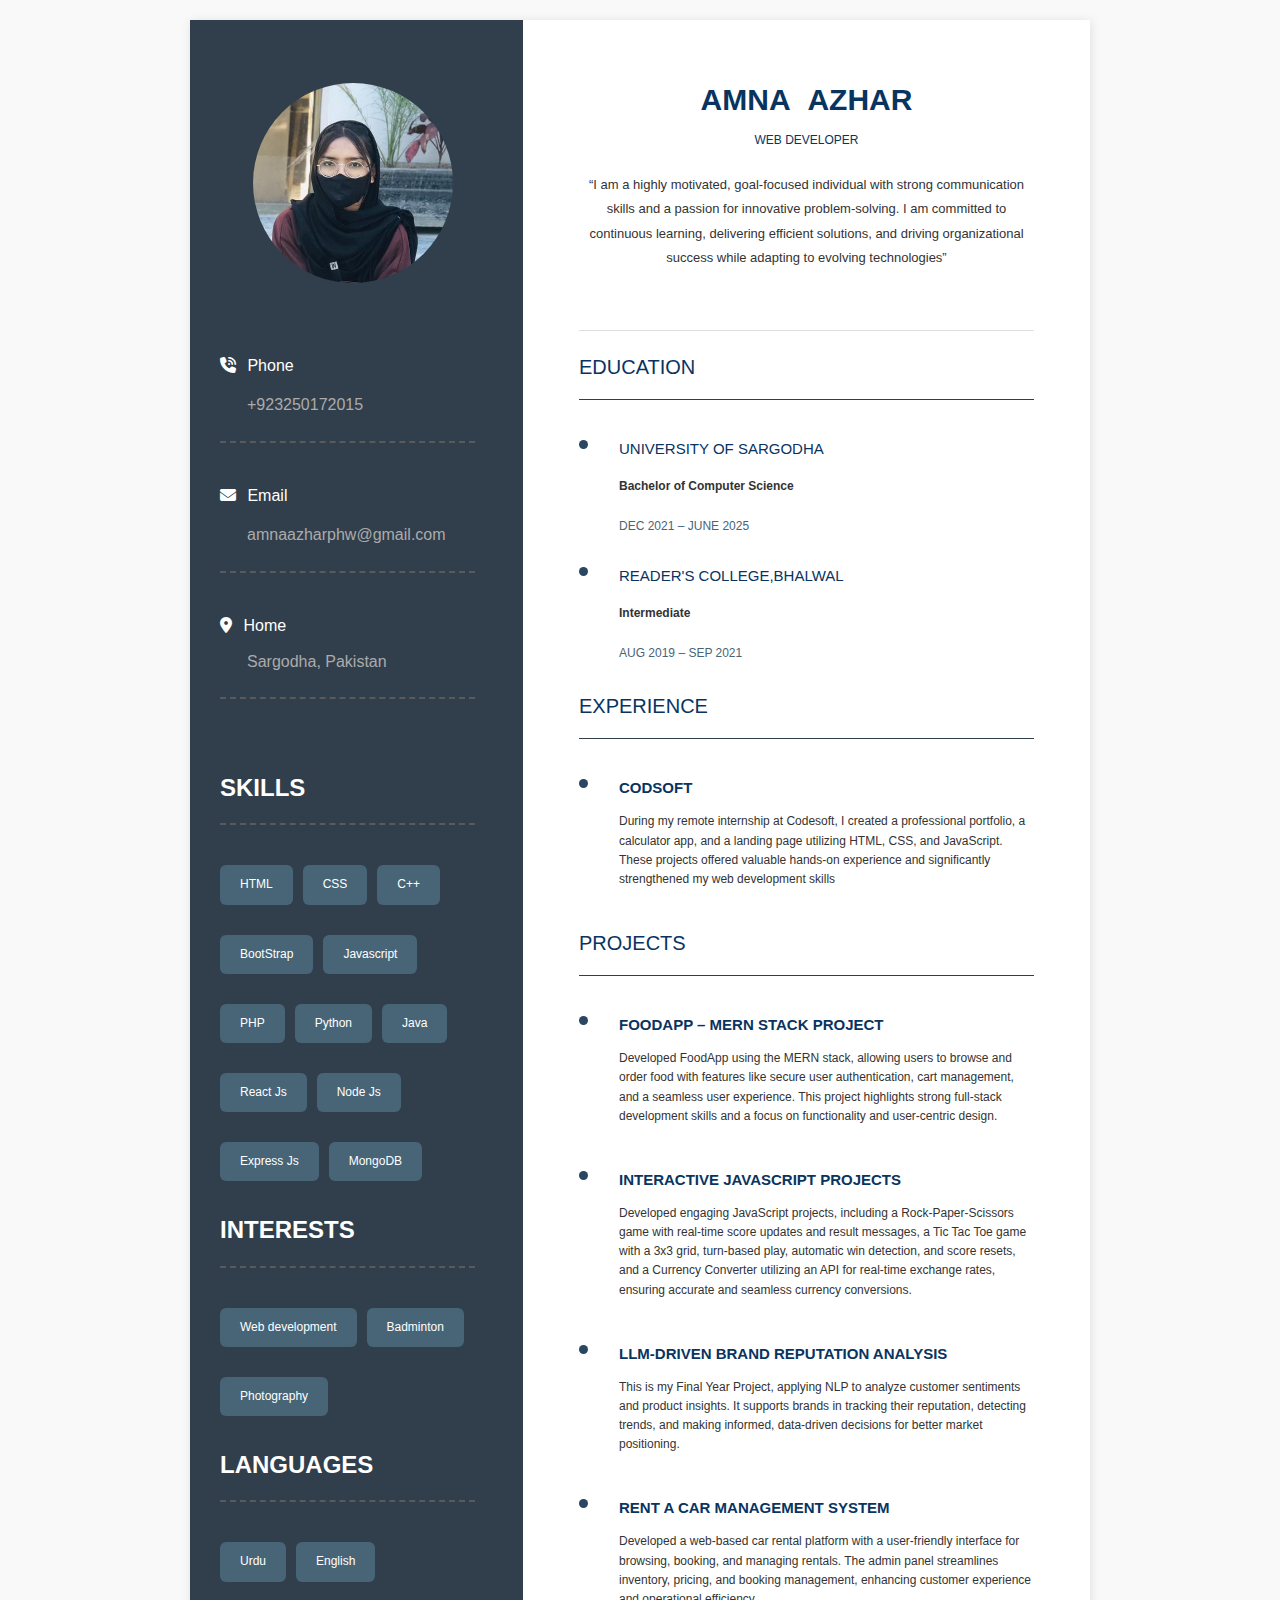
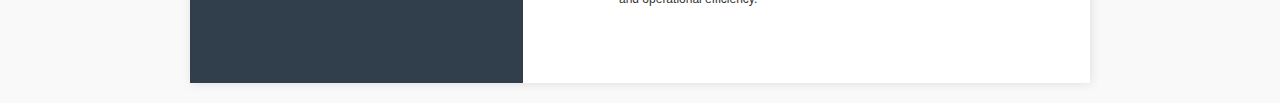
<file: index.html>
<!DOCTYPE html>
<html lang="en">
<head>
    <meta charset="UTF-8">
    <meta name="viewport" content="width=device-width, initial-scale=1.0">
    <title>Document</title>
    <link rel="stylesheet" href="style.css">
    <link rel="stylesheet" href="https://cdnjs.cloudflare.com/ajax/libs/font-awesome/6.5.1/css/all.min.css">
 
</head>
<body>
    <div class="container"itemscope itemtype="https://schema.org/Person">
        <div class="profile">
          <div class="profile-photo"itemprop="image"></div>
          <div class="profile-info">
          <div class="contacts">
              <div class="contacts-item">
                 <h3 class="contacts-title" >
                   <i class="fas fa-phone-volume"></i>
                   Phone
                </h3>
                <a href="tel:+923250172015" class="contacts-text"itemprop="telephone">+923250172015</a>
              </div>
              <div class="contacts-item">
                <h3 class="contacts-title">
                   <i class="fas fa-envelope"></i>
                   Email
                </h3>
                <a href="mailto:amnaazharphw@gmail.com" class="contacts-text"itemprop="email">amnaazharphw@gmail.com</a>
              </div>
              
              <div class="contacts-item"itemprop="address" itemscope itemtype="https://schema.org/PostalAddress">
                <h3 class="contacts-title">
                   <i class="fas fa-map-marker-alt"></i>
                  Home
                </h3>
                <address class="contacts-text">
                    <span itemprop="addressLocality">Sargodha</span>,
                   
                    <span itemprop="addressCountry">Pakistan</span>
                </address>
              </div>
            </div>
            <h2 class="heading heading-light">SKILLS</h2>
            <div class="languages">
              <div class="language"><span class="language-text" itemprop="skills">HTML</span></div>
              <div class="language"><span class="language-text" itemprop="skills">CSS</span></div>
              <div class="language"><span class="language-text" itemprop="skills">C++</span></div>
              <div class="language"><span class="language-text" itemprop="skills">BootStrap</span></div>
              <div class="language"><span class="language-text" itemprop="skills">Javascript</span></div>
              <div class="language"><span class="language-text" itemprop="skills">PHP</span></div>
              <div class="language"><span class="language-text" itemprop="skills">Python</span></div>
              <div class="language"><span class="language-text" itemprop="skills">Java</span></div>
              <div class="language"><span class="language-text" itemprop="skills">React Js</span></div>
              <div class="language"><span class="language-text" itemprop="skills">Node Js</span></div>
              <div class="language"><span class="language-text" itemprop="skills">Express Js</span></div>
              <div class="language"><span class="language-text" itemprop="skills">MongoDB</span></div>
             
            </div>
            <h2 class="heading heading-light">Interests</h2>
            <div class="languages">
              <div class="language"><span class="language-text"itemprop="knowsAbout">Web development</span></div>
              <div class="language"><span class="language-text"itemprop="knowsAbout">Badminton</span></div>
              <div class="language"><span class="language-text"itemprop="knowsAbout">Photography</span></div>
            </div>
            <h2 class="heading heading-light">Languages</h2>
            <div class="languages">
              <div class="language"><span class="language-text" itemprop="knowsLanguage">Urdu</span></div>
              <div class="language"><span class="language-text"itemprop="knowsLanguage">English</span></div>
             
            </div>
          
          </div>
        </div>
        <div class="resume">
          <div class="resume-wrap">
            
            <div class="about">
              <h1 class="name"itemprop="name">Amna Azhar</h1>
              <span class="position"itemprop="jobTitle">Web Developer</span>
              <p class="profile-text"itemprop="description">
                “I am a highly motivated, goal-focused individual with strong communication skills and a passion for
                innovative problem-solving. I am committed to continuous learning, delivering efficient solutions, and
                driving organizational success while adapting to evolving technologies” 
              </p>
              
            </div>
            <div class="education">
              <h2 class="heading heading_dark">
                Education
              </h2>
              
<ul class="list" itemscope itemtype="http://schema.org/EducationalOccupationalProgram">
  <li class="list-item list-item_non-border">
    <div itemprop="provider" itemscope itemtype="http://schema.org/EducationalOrganization">
      <p class="list-item__title" itemprop="name">University of Sargodha</p>
    </div>
    <h4 class="list-item__text" itemprop="educationalProgramMode">Bachelor of Computer Science</h4>
    <span class="list-item__date">
      <time itemprop="startDate" datetime="2021-12">Dec 2021</time> – 
      <time itemprop="endDate" datetime="2025-06">June 2025</time>
    </span>
  </li>
</ul>
              
              
<ul class="list" itemscope itemtype="http://schema.org/EducationalOccupationalProgram">
  <li class="list-item list-item_non-border">
    <div itemprop="provider" itemscope itemtype="http://schema.org/EducationalOrganization">
      <p class="list-item__title" itemprop="name">Reader's College,Bhalwal</p>
    </div>
    <h4 class="list-item__text" itemprop="educationalProgramMode">Intermediate</h4>
    <span class="list-item__date">
      <time itemprop="startDate" datetime="2019-8">Aug 2019</time> – 
      <time itemprop="endDate" datetime="2021-9">Sep 2021</time>
    </span>
  </li>
</ul>
            </div>
            <div class="experience"itemprop="worksFor"itemscope itemtype="https://schema.org/Organization">
              <h2 class="heading heading_dark">
                  Experience 
              </h2>
              <ul class="list">
                <li class="list-item">
                  <h4 class="list-item__title"itemprop="name">CodSoft</h4>
                  <p class="list-item__text" itemprop="description"> During my remote internship at Codesoft, I created a
                    professional portfolio, a calculator app, and a landing page
                    utilizing HTML, CSS, and JavaScript. These projects offered
                    valuable hands-on experience and significantly
                    strengthened my web development skills</p>
                </li> 
              </ul>
            </div>
            <div class="experience">
              <h2 class="heading heading_dark">
                Projects
              </h2>
              <ul class="list">
               
                 
                <li class="list-item"itemprop="publishingPrinciples" itemscope itemtype="https://schema.org/CreativeWork">
                  <h4 class="list-item__title"itemprop="name">FoodApp – MERN Stack Project </h4>
                 
                  <p class="list-item__text"itemprop="abstract">Developed FoodApp using the MERN stack, allowing users to browse and order food with features like
                    secure user authentication, cart management, and a seamless user experience. This project highlights
                    strong full-stack development skills and a focus on functionality and user-centric design. </p>
                </li>
                <li class="list-item"itemprop="publishingPrinciples" itemscope itemtype="https://schema.org/CreativeWork">
                  <h4 class="list-item__title"itemprop="name">Interactive JavaScript Projects  </h4>

                  <p class="list-item__text"itemprop="abstract">Developed engaging JavaScript projects, including a Rock-Paper-Scissors game with real-time score
                    updates and result messages, a Tic Tac Toe game with a 3x3 grid, turn-based play, automatic win detection,
                    and score resets, and a Currency Converter utilizing an API for real-time exchange rates, ensuring accurate
                    and seamless currency conversions. </p>
                </li>
                <li class="list-item"itemprop="publishingPrinciples" itemscope itemtype="https://schema.org/CreativeWork">
                  <h4 class="list-item__title"itemprop="name">LLM-Driven Brand Reputation Analysis </h4>
                  <p class="list-item__text"itemprop="abstract">This is my Final Year Project, applying NLP to analyze customer sentiments and product insights. It
                    supports brands in tracking their reputation, detecting trends, and making informed, data-driven decisions
                    for better market positioning. </p>
                </li>
                <li class="list-item"itemprop="publishingPrinciples" itemscope itemtype="https://schema.org/CreativeWork">
                  <h4 class="list-item__title"itemprop="name">Rent a Car Management System  </h4>
                 
                  <p class="list-item__text"itemprop="abstract">Developed a web-based car rental platform with a user-friendly interface for browsing, booking, and managing rentals. The admin panel streamlines inventory, pricing, and booking management, enhancing customer experience and operational efficiency.</p>
                </li>
              </ul>
            </div>
         
            </div>
          </div>
        </div>
      </div>
</body>
</html>
</file>
<file: style.css>
html {
    box-sizing: border-box;
  }
  *, *:after, *:before {
    box-sizing: inherit;
  }
  body {
    font-family: 'Roboto', sans-serif;
    font-size: 16px;
    line-height: 1.6;
    color: #333;
    background-color: #f9f9f9;
    margin: 0;
    padding: 0;
}

/* Headings */
h1, h2, h3 {
    font-family: 'Poppins', sans-serif;
    font-weight: 600;
    color: #222;
}
  .container {
    display: flex;
    max-width: 900px;
   
    background-color: #313e4b;
    justify-content: space-between;
    margin: 20px auto;
    box-shadow: 1px 1px 10px rgba(0,0,0,0.1)
  }
  .profile {
    flex-basis: 35%;
  
    background-color: #313e4b;
    color: #ababab;
  }
 
  .profile-photo {
      height: 200px;
      width: 200px; 
      background-image: url(pic.jpg);
      background-size: cover;
      background-position: top;
      background-repeat: no-repeat;
      border-radius: 50%; 
      margin-left:20%;
      margin-top: 20%;
  }
  .profile-info {
    padding-left: 30px;
    padding-right: 30px;
    padding-top: 30px;
    padding-bottom: 70px;
  }
  .profile-text {
    font-size: 13px;
    line-height: 24.19px;
    margin-bottom: 50px;
  }
  .heading {
    margin: 0;
    padding-bottom: 16px;
    text-transform: uppercase;
    font-weight: 700;
  }
  .heading-light {
    color: #ffffff;
    border-bottom: 2px #5a5a5a dashed;
   

  }
  .contacts {
    margin-bottom: 70px;
  }
  .contacts-title {
    color: #fff;
    margin-bottom: 13px;
    font-size: 16px;
    font-weight: 400;
  }
  .contacts-text {
    color: #ababab;
    text-decoration: none;
    padding-left: 27px;
    line-height: 20.97px;
  }
  .contacts-item {
    padding-top: 24px;
    padding-bottom: 24px;
    border-bottom: 2px #5a5a5a dashed;
  }
  address {
    font-style: normal;
  }
  .fas {
    margin-right: 7px;
  }
  .languages {
    display: flex;
    flex-wrap: wrap;
    padding-top: 40px;
  }
  .language {
    
    display: inline-flex; 
      justify-content: center;
      align-items: center;
      padding: 10px 20px; 
      background-color: rgb(71, 101, 119); 
      color: white; 
      border-radius: 6px;
      margin-bottom: 30px; 
      margin-right: 10px;
  }
 
  .language-text {
   
    font-size: 12px
  }
  .languages-per {
    font-size: 15px;
    font-weight: 600;
  }
  
  .resume {
    /* padding: 25px 30px; */
    flex-basis: 63%;
    background-color: #fff;
  }
  .resume-wrap {
    padding: 36px 56px;
   
    min-height: 100%;
  }
  .logo {
    display: flex;
    justify-content: center;
    margin-bottom: 38px;
  }
  .logo-img {
    width: 90px;
    height: 90px;
    border: 1px solid #39383a;
    border-radius: 50%;
    display: flex;
    justify-content: center;
    align-items: center;
  }
  
  .about {
    padding-bottom: 10px;
    border-bottom: 1px solid #e0e0e0;
    text-align: center;
    margin-bottom: 20px;
  }
  .name {
    font-size: 30px;
    text-transform: uppercase;
    word-spacing: 10.75px;
    margin-bottom: 2px;
    color: #09345f;
  }
  .position {
    display: inline-block;
    font-size: 12px;
    text-transform: uppercase;
    color: #09345f;
    margin-bottom: 10px;
  }
  
  .heading_dark {
    font-size: 20px;
    font-weight: 400;
    border-bottom: 1px solid  #313e4b;
    margin-bottom: 37px;
    color: #09345f;
  }
  .list {
    list-style: none;
    padding-left: 0;
  }
  .list-item {
    position: relative;
    padding-left: 40px;
    padding-bottom: 10px;
    margin-bottom: 10px;
    
  }
  .list-item:before {
    content: '';
    position: absolute;
    left: 0;
    top: 3px;
    width: 9px;
    height: 9px;
    border-radius: 50%;
    background-color: #2b4661;
  }
  .list-item__title {
    font-size: 15px;
    text-transform: uppercase;
    margin-bottom: 5px;
  color: #09345f;
  }.list-item__date {
    font-size: 12px;
    text-transform: uppercase;
    /* color: #313e4b; */


    color: rgb(71, 101, 119);
  }
  .list-item__text {
    font-size: 12px;
    
    
    
  
  
  }
  .list-item_non-border {
    border: none;
  }
  
  
  @media (max-width: 1024px) {
    .container {
      width: 90%;
    }
  }
  
  @media (max-width: 992px) {
    .container {
      flex-direction: column;
      width: 70%;
    }
    .profile-photo {
      width: 200px;
      height: 200px;
      border: 3px solid #fff;
      margin: auto;
      margin-top: 40px;
    }
    .profile {
      position: relative;
    }
    .profile:before {
      content: '';
      width: 100%;
      height: 150px;
      background-color: #03A9F4;
      display: block;
      position: absolute;
    }
    .profile-photo {
      position: relative;
      z-index: 0;
    }
    .lines {
      display: none;
    }
  }
  @media (max-width: 768px) {
    .container {
      width: 80%;
    }
    .resume {
      padding: 10px;
    }
    .resume-wrap {
      padding-left: 20px;
      padding-right: 20px;
    }
    .list-item__title {
      font-size: 14px;
    }
    .list-item__date {
      font-size: 12px;
    }
    .list-item__text {
      font-size: 12px;
      line-height: 1.4;
    }
    .about-contacts__link {
      display: block;
      font-size: 13px;
    }
  }
  @media (max-width: 567px) {
    .logo-img {
      width: 70px;
      height: 70px;
    }
    .logo-lines {
      margin-left: 8px;
      margin-right: 8px;
    }
  }
  @media (max-width: 480px) {
    .logo {
      display: none;
    }
    .container {
      min-width: 320px;
    }
    .name {
      letter-spacing: normal;
    }
    .level {
      width: 50%;
    }
  
  
    
  }
</file>
